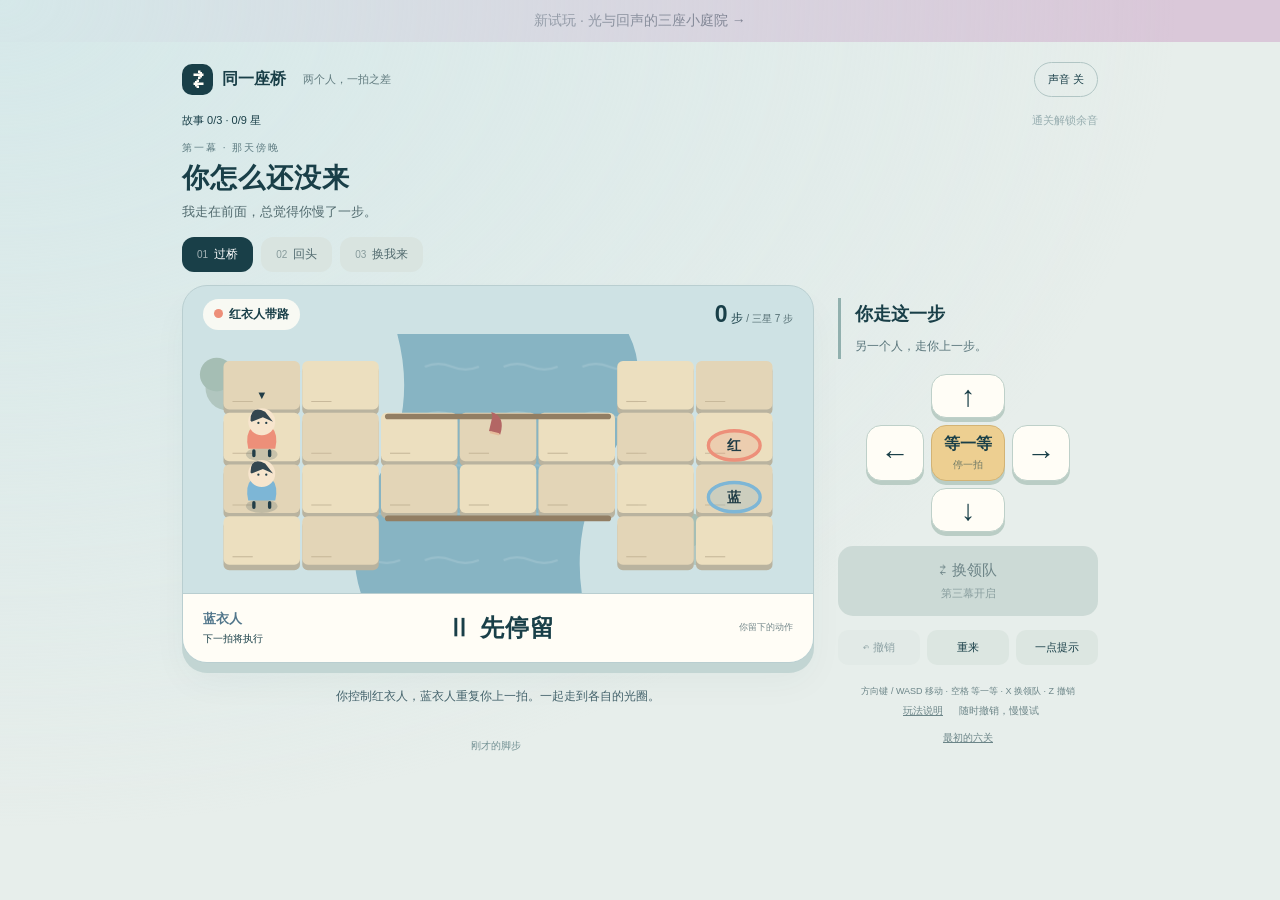
<file: index.html>
<!doctype html><html lang="zh-CN"><head><meta charset="UTF-8"><meta name="viewport" content="width=device-width, initial-scale=1, viewport-fit=cover"><meta name="theme-color" content="#cbdfe6"><title>同一座桥 · 两个人，一拍之差</title><link rel="stylesheet" href="style.css"></head><body><a href="courtyard/" style="display:block;text-align:center;background:#dac8d9;padding:12px;color:#4b475f;text-decoration:none;font-size:14px">新试玩 · 光与回声的三座小庭院 →</a>
<main><header><a href="./" class="brand"><span class="brand-icon">⇄</span> 同一座桥<small>两个人，一拍之差</small></a><button id="sound" aria-pressed="false">声音 关</button></header>
<div class="journey"><span id="progress"></span><button id="challenge">余音挑战 →</button></div><section class="heading"><div id="chapter"></div><h1 id="title"></h1><p id="voice"></p></section>
<nav id="chapters" aria-label="三个章节"></nav>
<div class="play-layout"><div class="scene-column"><section class="stage" aria-label="桥面游戏"><div class="stage-top"><span id="leader"></span><span id="score"></span></div><svg id="board" viewBox="0 35 560 230" role="img" aria-label="同一座桥上的两个人与目标光圈"></svg><div class="queue"><div class="queue-label"><span id="echoWho"></span><span>下一拍将执行</span></div><strong id="echo"></strong><span class="echo-tag">你留下的动作</span></div></section>
<p id="message" role="status" aria-live="polite"></p>
<div id="trail" aria-label="最近的操作"></div></div><div class="action-column"><div class="howto"><b>你走这一步</b><span>另一个人，走你上一步。</span></div><div class="controls"><div class="dpad" aria-label="移动"><button data-action="U" aria-label="向上">↑</button><button data-action="L" aria-label="向左">←</button><button data-action="W" aria-label="等一等">等一等<span>停一拍</span></button><button data-action="R" aria-label="向右">→</button><button data-action="D" aria-label="向下">↓</button></div><div class="side"><button id="swap" data-action="X">⇄ 换领队<small id="swapNote"></small></button><div class="utilities"><button id="undo">↶ 撤销</button><button id="reset">重来</button><button id="hint">一点提示</button></div></div></div>
<footer>方向键 / WASD 移动 · 空格 等一等 · X 换领队 · Z 撤销<br><button id="rules">玩法说明</button><span id="best"></span><a class="classic-link" href="classic/">最初的六关</a></footer></div></div>
</main>
<dialog id="modal"><div id="modalContent"></div></dialog>
<script src="engine.js"></script><script src="levels.js"></script><script src="app.js"></script></body></html>
</file>
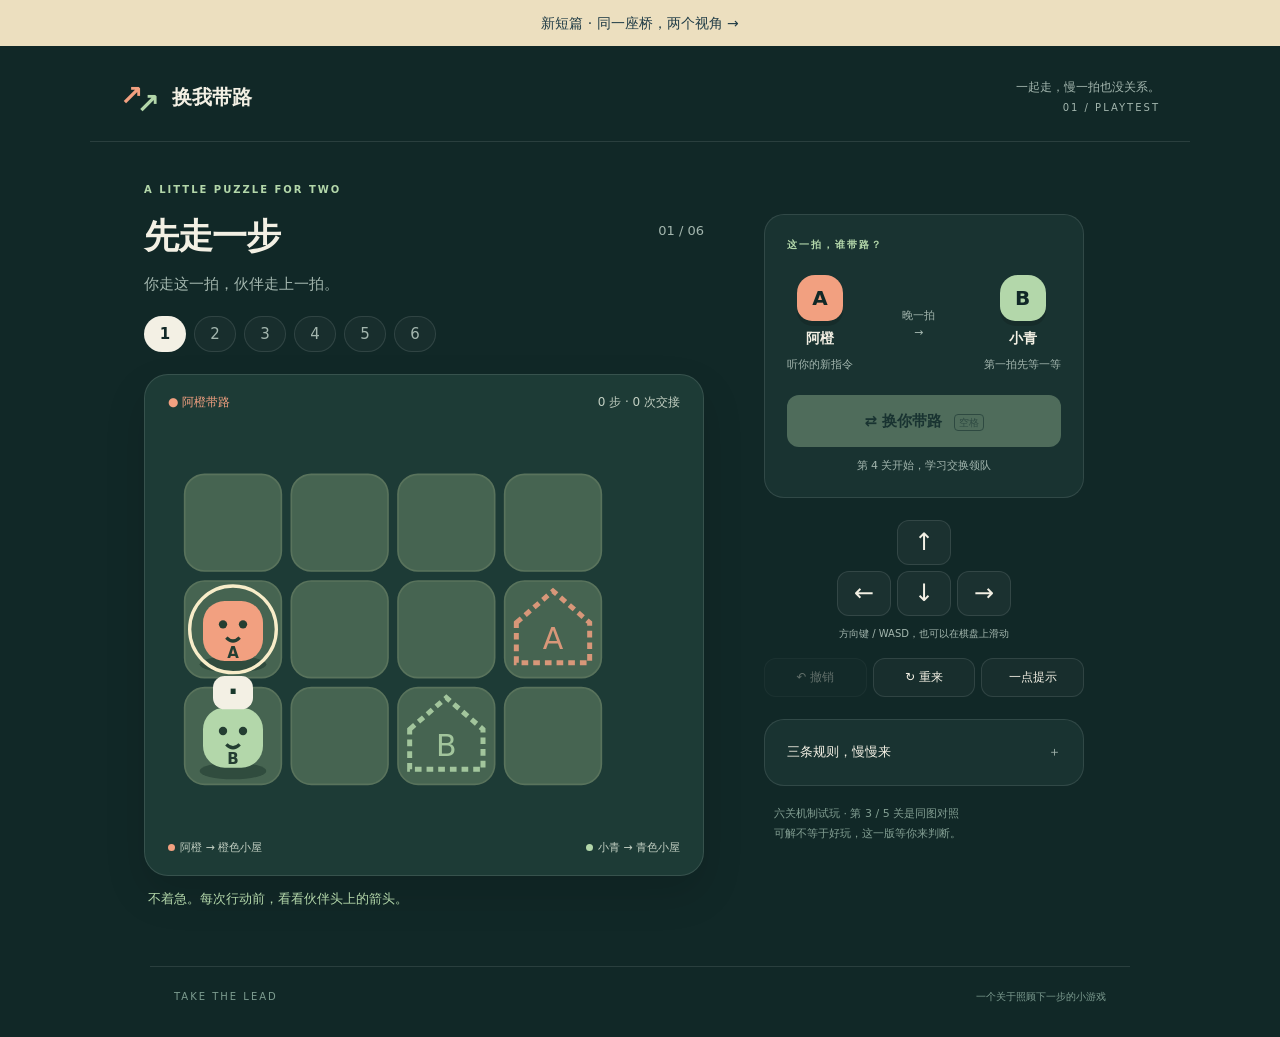
<file: classic/index.html>
<!doctype html><html lang="zh-CN"><head><meta charset="UTF-8"><meta name="viewport" content="width=device-width,initial-scale=1"><meta name="theme-color" content="#112827"><title>换我带路 · 六关试玩</title><link rel="stylesheet" href="style.css"></head><body><a href="../index.html" style="display:block;text-align:center;padding:12px;background:#ecdfbf;color:#213d47;text-decoration:none;font-size:14px">新短篇 · 同一座桥，两个视角 →</a>
<header><a class="brand" href="./"><span class="logo">↗<i>↗</i></span> 换我带路</a><span class="edition">一起走，慢一拍也没关系。<b>01 / PLAYTEST</b></span></header>
<main><section class="play"><div class="eyebrow">A LITTLE PUZZLE FOR TWO</div><div class="title-row"><h1 id="title"></h1><span id="counter"></span></div><p id="subtitle"></p><nav id="levels" aria-label="选择关卡"></nav>
<div class="board-shell"><div class="board-top"><span id="leader"></span><span id="steps"></span></div><div id="board" role="img" aria-label="游戏地图"></div><div class="board-bottom"><span><i class="dot coral"></i>阿橙 → 橙色小屋</span><span><i class="dot mint"></i>小青 → 青色小屋</span></div></div>
<div id="status" role="status" aria-live="polite"></div>
<div id="win" hidden><div><span class="eyebrow">HOME, TOGETHER</span><h2>两个人，都到家了。</h2><p id="result"></p></div><button id="next" class="primary">下一段路 →</button><div id="feedback" hidden><p>换领队的感觉怎么样？只保存在这台浏览器。</p><div class="feedback-buttons"><button data-feel="有意思，想再玩">有意思，想再玩</button><button data-feel="规则有点绕">规则有点绕</button><button data-feel="还没感到乐趣">还没感到乐趣</button></div><small id="saved"></small></div></div>
</section><aside><div class="card direction-card"><div class="eyebrow">这一拍，谁带路？</div><div class="duo"><div><span class="avatar coral">A</span><strong id="lead-name"></strong><small>听你的新指令</small></div><span class="beat">晚一拍<br>→</span><div><span id="follow-avatar" class="avatar mint">B</span><strong id="follow-name"></strong><small id="pending"></small></div></div><button id="swap" class="primary">⇄ 换你带路 <kbd>空格</kbd></button><p id="swap-note"></p></div>
<div class="control-card"><div class="dpad"><button data-dir="U" aria-label="向上">↑</button><button data-dir="L" aria-label="向左">←</button><button data-dir="D" aria-label="向下">↓</button><button data-dir="R" aria-label="向右">→</button></div><p>方向键 / WASD，也可以在棋盘上滑动</p><div class="tools"><button id="undo">↶ 撤销 <kbd>Z</kbd></button><button id="reset">↻ 重来 <kbd>R</kbd></button><button id="hint">一点提示</button></div></div>
<details class="card" id="rules"><summary>三条规则，慢慢来 <span>＋</span></summary><ol><li>领队走你刚按的方向，同伴走上一拍的方向。头上的箭头就是预告。</li><li>碰墙会停住，但这一拍照常推进。两人不能挤进同一格，也不能迎面穿过彼此。</li><li>第 4 关起，两人相邻即可交接。交接不移动，旧箭头转给新的跟随者。各自到家，才一起过关。</li></ol><p>家不会把角色锁住。只要继续走，先到家的人也会离开。撤销不受限制。</p></details>
<p class="experiment">六关机制试玩 · 第 3 / 5 关是同图对照<br>可解不等于好玩，这一版等你来判断。</p></aside></main><footer>TAKE THE LEAD <span>一个关于照顾下一步的小游戏</span></footer>
<script src="engine.js"></script><script src="levels.js"></script><script src="app.js"></script></body></html>
</file>
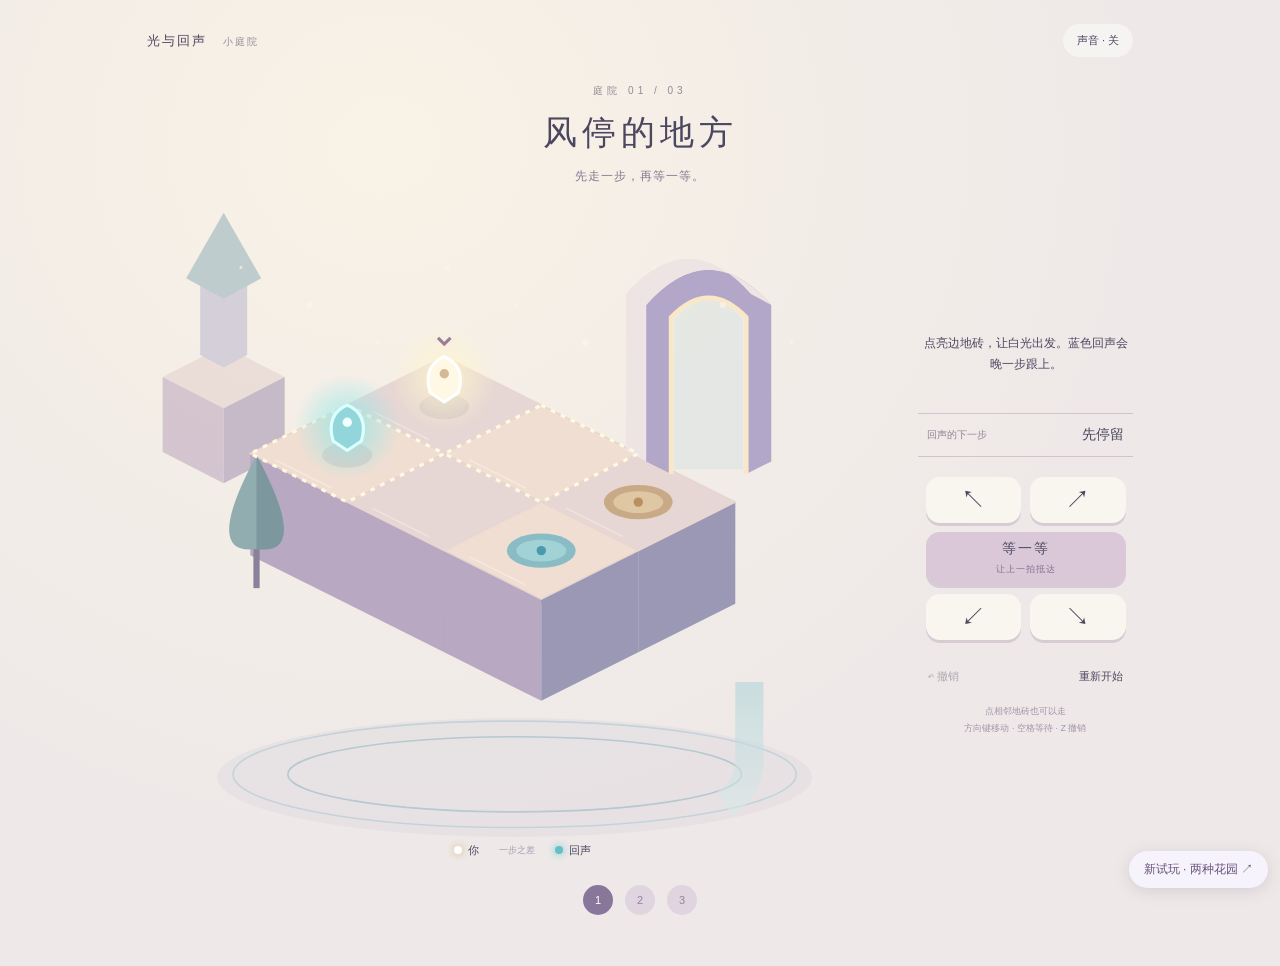
<file: courtyard/index.html>
<!doctype html><html lang="zh-CN"><head><meta charset="utf-8"><meta name="viewport" content="width=device-width,initial-scale=1,viewport-fit=cover"><meta name="theme-color" content="#eee9e8"><title>光与回声 · 三座小庭院</title><link rel="stylesheet" href="style.css"></head><body><a href="../garden/" style="position:fixed;bottom:12px;right:12px;z-index:50;background:#f7f3fc;color:#655078;padding:10px 15px;border-radius:24px;font:12px sans-serif;text-decoration:none;box-shadow:0 3px 16px #76618c33">新试玩 · 两种花园 ↗</a><main><header><a href="../">光与回声 <span>小庭院</span></a><button id="sound" aria-pressed="false">声音 · 关</button></header><section class="intro"><div id="chapter"></div><h1 id="title"></h1><p id="subtitle"></p></section><div class="game"><section class="scene"><svg id="world" viewBox="100 80 480 430" aria-label="可以点击白光旁边地砖移动的悬浮庭院"></svg><div class="legend"><span><i class="white"></i>你</span><span class="connector">一步之差</span><span><i class="blue"></i>回声</span></div></section><aside><p id="message" role="status" aria-live="polite"></p><div class="echo"><span>回声的下一步</span><b id="pending">先停留</b></div><div class="pad"><button data-d="L" aria-label="向左上走">↖</button><button data-d="U" aria-label="向右上走">↗</button><button data-d="W" class="wait">等一等<small>让上一拍抵达</small></button><button data-d="D" aria-label="向左下走">↙</button><button data-d="R" aria-label="向右下走">↘</button></div><div class="tools"><button id="undo">↶ 撤销</button><button id="restart">重新开始</button></div><p class="help">点相邻地砖也可以走<br>方向键移动 · 空格等待 · Z 撤销</p></aside></div><nav id="chapters"></nav><div id="ending" hidden><span class="eyebrow">这一刻，刚刚好</span><h2 id="endTitle"></h2><p id="endText"></p><button id="next"></button><button id="again">再走一遍</button></div></main><script src="engine.js"></script><script src="app.js"></script></body></html>
</file>
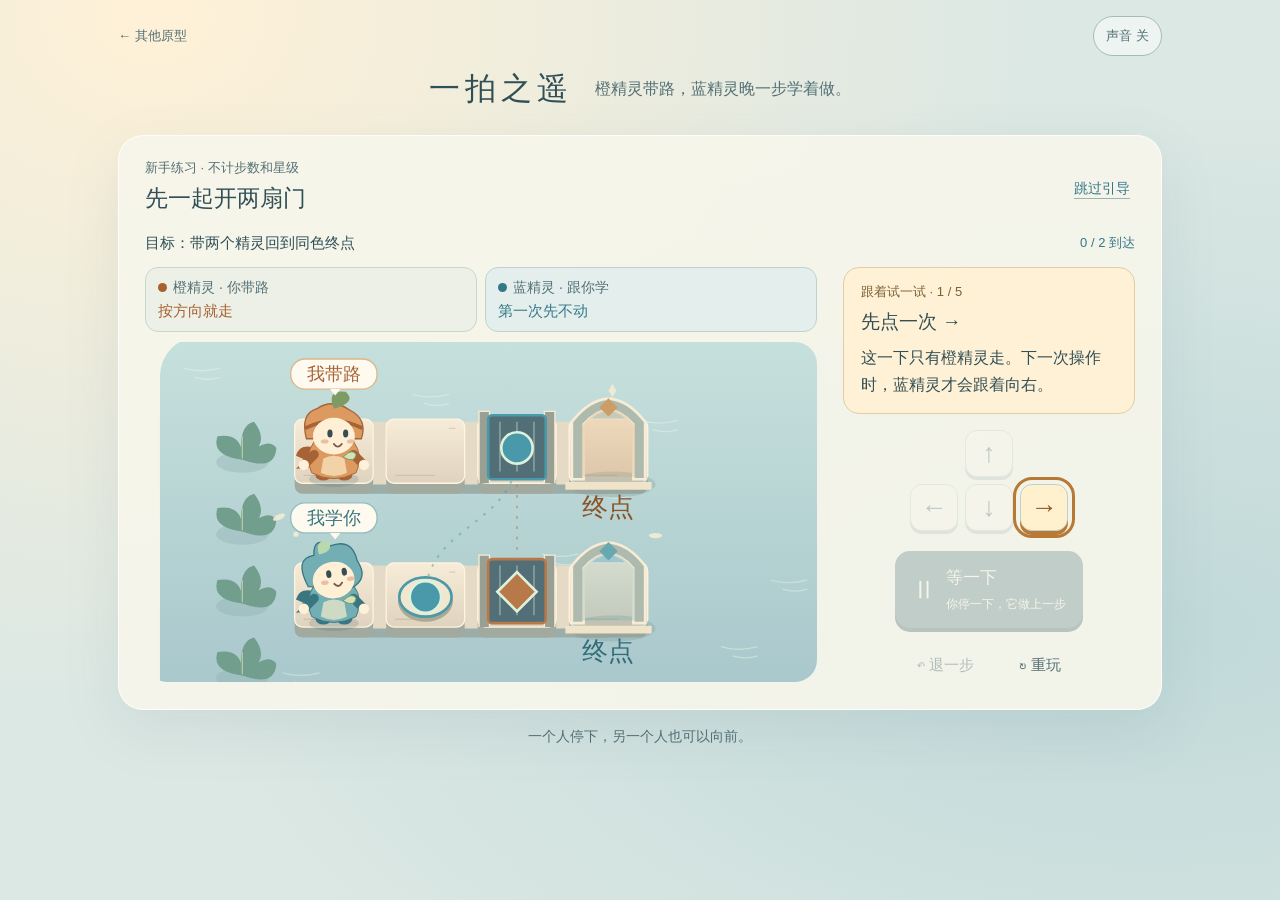
<file: duet/index.html>
<!doctype html>
<html lang="zh-CN">
<head>
  <meta charset="utf-8"><meta name="viewport" content="width=device-width,initial-scale=1">
  <meta name="theme-color" content="#dce8e4">
  <title>一拍之遥 · 你走一步，它晚一步</title><link rel="stylesheet" href="style.css?v=7.1">
</head>
<body><main>
  <header><a href="../courtyard/">← 其他原型</a><b id="star-total">0 / 33 星</b><button id="sound" aria-pressed="false">声音 关</button></header>
  <div class="intro"><h1>一拍之遥</h1><p>你控制橙灯，蓝灯重复你上一次的操作。</p></div>
  <div class="learn-entry"><button id="learn-start">新手练习 · 跟着试 5 下</button><button id="levels-toggle" aria-expanded="false" aria-controls="selection">选关 ⌄</button></div>
  <div id="selection" hidden><div class="chapters" aria-label="选择章节"><button data-chapter="1">初遇 <small>1—7</small></button><button data-chapter="2">默契 <small>8—11</small></button></div><nav id="levels" aria-label="选择房间"></nav></div>
  <section class="stage">
    <div class="room"><div><span id="chapter"></span><h2 id="name"></h2></div><div class="move-count"><strong id="count">0 步</strong><span id="remaining"></span></div><button id="learn-skip" class="text-button" hidden>跳过引导</button></div>
    <div class="objective"><span>目标：把两盏灯送到<strong>同色终点</strong></span><b id="arrivals">0 / 2 到达</b></div>
    <div class="challenge" aria-label="步数与星级目标">
      <div class="challenge-heading"><span id="optimal"></span><span id="best"></span></div>
      <div id="beat-track" class="beat-track" aria-hidden="true"></div>
      <div class="star-targets"><span id="target-three"></span><span id="target-two"></span><span id="target-one"></span></div>
    </div>
    <div class="queue" aria-label="两盏灯分别怎么走"><div id="role-orange"><span><i class="orange"></i>橙灯 · 你来控制</span><b id="current">按方向就走</b></div><div id="role-blue"><span><i class="blue"></i>蓝灯 · 慢一步</span><b id="pending">第一次先不动</b></div></div>
    <div class="world-wrap">
      <svg id="world" viewBox="0 25 560 405" role="img" aria-label="橙灯与蓝灯各自走向同色终点的地图"></svg>
      <div id="ending" hidden><span id="result-label">一起到家</span><div id="end-stars" class="result-stars"></div><h2 id="end-title">两盏灯都到家了</h2><p id="end-score"></p><p id="endtext"></p><button id="recover" hidden>退一步，再想想</button><button id="next">下一关 →</button><button id="replay">再试一次</button></div>
    </div>
    <div id="legend" class="legend" hidden><span>实线光环 · 正在照看</span><span>余 1 拍 · 还能通过一次行动</span></div>
    <div class="guidance" aria-live="polite" aria-atomic="true"><div id="learn-progress" hidden></div><h3 id="learn-title" hidden></h3><p id="message"></p></div>
    <div class="controls"><div class="pad"><button data-d="U" aria-label="向上">↑</button><button data-d="L" aria-label="向左">←</button><button data-d="D" aria-label="向下">↓</button><button data-d="R" aria-label="向右">→</button></div><button data-d="W" class="wait">Ⅱ <span>等一下<small>橙灯停，蓝灯做上一步</small></span></button></div>
    <div class="tools"><button id="undo">↶ 退一步</button><button id="hint" aria-expanded="false" aria-controls="hint-panel">看提示</button><button id="restart">↻ 重玩</button></div>
    <aside id="hint-panel" class="hint-panel" hidden aria-label="逐层提示"><div class="hint-heading"><span id="hint-label">想一想</span><button id="hint-close" aria-label="收起提示">×</button></div><p id="hint-text" aria-live="polite"></p><button id="hint-more">再给一点线索</button></aside>
  </section>
  <details><summary>操作、机关与星级说明</summary><p><strong>怎么走：</strong>方向键或 WASD 控制橙灯；蓝灯做的是你上一次的操作。「等一下」让橙灯不动，蓝灯照常做上一步。空格也能等待，Z 可以退一步。虚线圈预告蓝灯下次的位置。</p><p><strong>怎么过关：</strong>两盏灯各自进入同色终点。先到的会留在那里，继续按按钮也不会离开；你可以继续给另一盏灯传方向。</p><p><strong>怎么开门：</strong>地上机关和栅门的颜色、形状相同，连线表示对应关系。普通机关踩住就开门，离开后再开一步。常开机关踩过一次就够；双灯机关两个都踩过才开门，不用同时站住。</p><p><strong>碰墙怎么办：</strong>位置停住，按下的方向仍会传给蓝灯。这也可以用来配合。</p><p><strong>怎么拿星：</strong>最优步数通关获三星，多 1–2 步获二星，多 3–4 步获一星。按一次方向或等待算一步，碰墙也算。步数用完可以退一步或重玩；看提示不扣星，没有倒计时。</p><p>星级和最佳步数保存在当前浏览器。引导不计分，旧版完成记录保留。想再体验引导，可点上方「跟着试 5 下」。</p></details>
  <footer>一个人停下，另一个人也可以向前。</footer>
</main><script src="engine.js?v=7.1"></script><script src="challenge.js?v=7.1"></script><script src="learn.js?v=7.1"></script><script src="copy.js?v=7.1"></script><script src="spirits.js?v=7.1"></script><script src="art.js?v=7.1"></script><script src="app.js?v=7.1"></script></body></html>
</file>
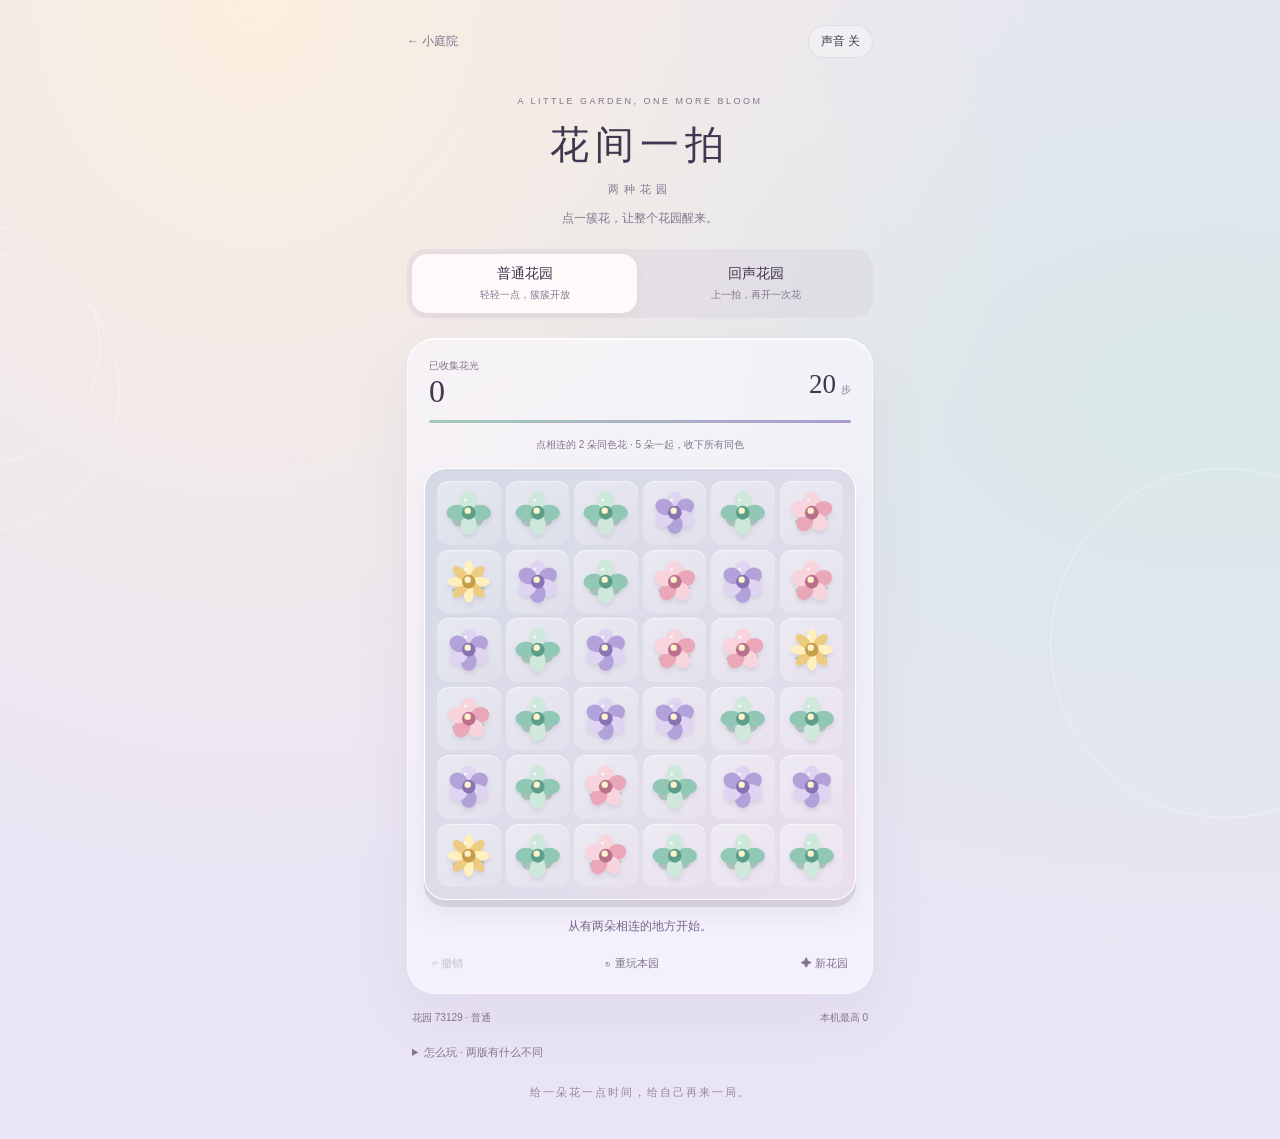
<file: garden/index.html>
<!doctype html><html lang="zh-CN"><head><meta charset="UTF-8"><meta name="viewport" content="width=device-width,initial-scale=1,viewport-fit=cover"><meta name="theme-color" content="#e9e5f4"><title>花间一拍 · 两种花园</title><link rel="stylesheet" href="style.css"></head><body>
<div class="scenery" aria-hidden="true"><i></i><i></i><i></i></div>
<main><header><a href="../courtyard/" class="back">← 小庭院</a><button id="sound" class="quiet" aria-pressed="false">声音 关</button></header>
<div class="title"><span class="eyebrow">A LITTLE GARDEN, ONE MORE BLOOM</span><h1>花间一拍<span>两种花园</span></h1><p>点一簇花，让整个花园醒来。</p></div>
<nav aria-label="试玩版本"><button data-mode="classic" class="selected">普通花园<small>轻轻一点，簇簇开放</small></button><button data-mode="echo">回声花园<small>上一拍，再开一次花</small></button></nav>
<section class="game" aria-label="花园消除"><div class="stats"><div><span>已收集花光</span><strong id="score">0</strong></div><div class="steps"><strong id="moves">20</strong><span>步</span></div><div class="progress"><i id="progress"></i></div></div>
<div class="instruction" id="instruction">点相连的 2 朵同色花 · 5 朵一起，收下所有同色</div>
<div class="garden-frame"><div class="board" id="board" role="group" aria-label="六乘六花圃"></div><div id="float" aria-hidden="true"></div><div class="finished" id="finished" hidden><span class="eyebrow">YOUR GARDEN IN BLOOM</span><h2>这一园，盛开了。</h2><p id="result"></p><button id="other" class="primary">同一花园，试试另一版</button><button id="again" class="secondary">再种一园</button><p class="note">两版得分分开记，更重要的是哪版让你想再来。</p></div></div>
<div class="feedback" id="feedback" role="status" aria-live="polite">从有两朵相连的地方开始。</div><div class="toolbar"><button id="undo">↶ 撤销</button><button id="restart">↻ 重玩本园</button><button id="new">✦ 新花园</button></div></section>
<footer><span id="seed"></span><span id="best"></span></footer><details><summary>怎么玩 · 两版有什么不同</summary><p>上下左右相连的同色花，至少 2 朵才能收集。一次连到 5 朵，会收集全园同色花。每次有效点击用 1 步，共 20 步；点单朵不扣步。</p><p>回声版：从第二次有效点击起，上一拍的位置会在本次补花后，额外收集十字范围的花。虚线圈提前显示范围，中心小月亮标出来源。最后一步也会执行上一拍回声，但不再储存下一拍。切换版本会用相同种子从头开始；后续花圃随你的操作不同而变化。</p><p>撤销不受次数限制。成绩只保存在这台浏览器，不上传数据。</p></details><p class="signature">给一朵花一点时间，给自己再来一局。</p></main>
<script src="engine.js"></script><script src="app.js"></script></body></html>
</file>
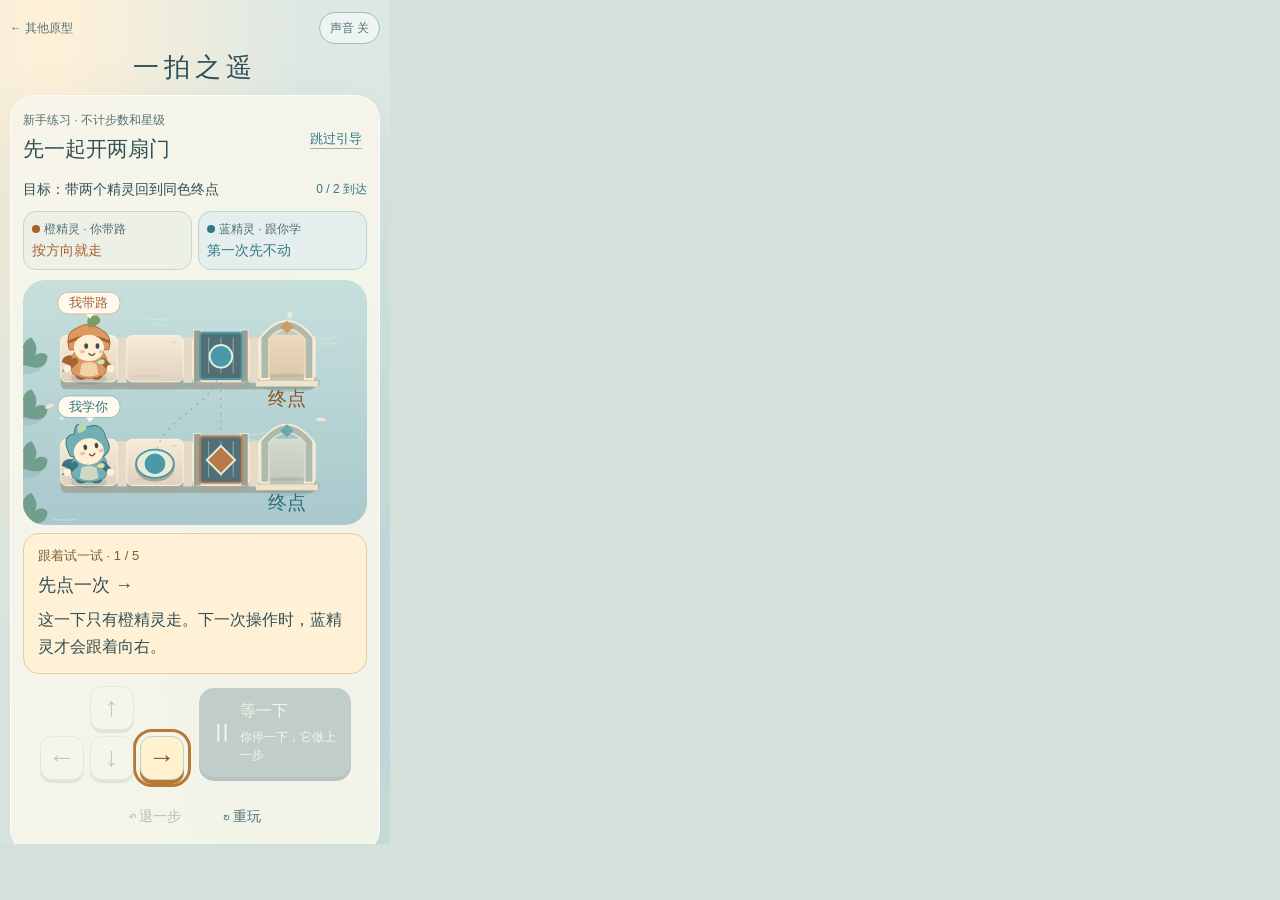
<file: tests/duet-learn-mobile.html>
<!doctype html><html lang="zh-CN"><head><meta charset="utf-8"><title>Duet onboarding mobile QA</title></head><body style="margin:0;background:#d5dfdc"><iframe title="一拍之遥手机布局" style="border:0;height:844px"></iframe><script>const q=new URLSearchParams(location.search),f=document.querySelector('iframe');f.style.width=(q.get('w')==='320'?320:390)+'px';f.src='../duet/?room='+(q.get('room')||1)+'&learn='+(q.get('learn')||1);</script></body></html>
</file>
<file: style.css>
:root{--sky:#cbdfe6;--ink:#213d47;--water:#244954;--stone:#ecdfbf;--red:#ed8f79;--blue:#7db6d6;--paper:#f3f4eb}*{box-sizing:border-box}body{margin:0;background:var(--sky);color:var(--ink);font-family:-apple-system,BlinkMacSystemFont,'PingFang SC',sans-serif;min-height:100svh}body:before{content:'';position:fixed;inset:0;pointer-events:none;background:radial-gradient(ellipse at 20% 0%,#f2eee4aa,transparent 60%)}main{position:relative;max-width:640px;margin:auto;padding:18px 28px 24px}button,a{-webkit-tap-highlight-color:transparent}button{font:inherit;color:inherit;cursor:pointer;border:0;touch-action:manipulation}button:focus-visible,a:focus-visible{outline:3px solid #296f85;outline-offset:4px}button:disabled{opacity:.44;cursor:default}header{display:flex;justify-content:space-between;align-items:center;font-size:12px;letter-spacing:2px}header a{color:inherit;text-decoration:none}header button{background:transparent;font-size:11px}.heading{text-align:center;margin-top:25px}#chapter{font-size:11px;letter-spacing:4px;opacity:.65}h1{font-family:'Songti SC','STSong',serif;font-weight:600;font-size:34px;margin:10px 0 8px;letter-spacing:3px}#voice{font-size:13px;margin:0;line-height:1.7;min-height:23px}nav{display:flex;justify-content:center;gap:9px;margin:18px 0}nav button{width:30px;height:6px;background:#213d4725;border-radius:4px;font-size:0;padding:0}nav button.active{background:var(--ink)}nav button.done{background:#69897c}.stage{background:#d6e7e9;border-radius:24px;overflow:hidden;box-shadow:0 12px 35px #24495413;position:relative}.stage-top{display:flex;justify-content:space-between;padding:16px 20px 0;font-size:12px;position:relative;z-index:1}#leader b{display:inline-block;width:9px;height:9px;border-radius:50%;margin-right:6px}#score{font-variant-numeric:tabular-nums}#board{display:block;width:100%;height:auto;margin:-4px 0 -2px;overflow:visible}.queue{display:flex;align-items:center;justify-content:center;gap:9px;background:#f3f4ebcf;padding:12px 6px;font-size:11px}.queue strong{font-size:15px;min-width:60px}#echoWho{opacity:.6}#message{font-size:12px;line-height:1.6;text-align:center;min-height:39px;margin:12px 0 4px}.controls{display:flex;justify-content:center;align-items:center;gap:25px}.dpad{display:grid;grid-template-columns:58px 73px 58px;grid-template-rows:45px 55px 45px;gap:6px}.dpad button{background:#f3f4eb;border-radius:15px;box-shadow:0 3px 0 #a4b9bd;font-size:26px;transition:transform .08s,background .15s}.dpad button:active,.dpad button.pressed{transform:translateY(3px);box-shadow:none;background:#fff}.dpad [data-action=U]{grid-area:1/2}.dpad [data-action=L]{grid-area:2/1}.dpad [data-action=W]{grid-area:2/2;font-size:14px;font-weight:600;background:var(--stone)}.dpad [data-action=W] span{display:block;font-size:9px;opacity:.6;margin-top:3px;font-weight:400}.dpad [data-action=R]{grid-area:2/3}.dpad [data-action=D]{grid-area:3/2}.side{width:154px}#swap{width:100%;border-radius:18px;background:var(--ink);color:#f3f4eb;padding:15px 8px;font-size:15px;box-shadow:0 3px 0 #18313a}#swap small{display:block;font-size:10px;margin-top:6px;font-weight:400;opacity:.7}.utilities{display:flex;justify-content:space-between;gap:3px;margin-top:14px;flex-wrap:wrap}.utilities button{font-size:11px;padding:7px 3px;background:transparent}.utilities #hint{width:100%;font-size:11px;padding:7px}footer{text-align:center;font-size:9px;line-height:1.8;opacity:.65;margin-top:17px}footer button{background:transparent;font-size:10px;text-decoration:underline;margin-right:10px}#best{font-size:10px}.person{transition:transform 180ms cubic-bezier(.2,.8,.2,1)}.shadow{opacity:.18}.goal{animation:breath 2.8s ease-in-out infinite}.ripple{animation:water 6s ease-in-out infinite}.spark{animation:breath 1.5s ease-in-out infinite}.bump{animation:bump .2s}.stage.arrived{box-shadow:0 0 0 3px #f7e6a1,0 12px 35px #24495413}dialog{border:0;border-radius:26px;background:var(--paper);color:var(--ink);padding:30px;max-width:390px;width:calc(100% - 32px);box-shadow:0 25px 100px #16323d50}dialog::backdrop{background:#213d4766;backdrop-filter:blur(5px)}dialog h2{font-family:'Songti SC',serif;font-size:25px;line-height:1.5;margin:10px 0}dialog p{font-size:13px;line-height:1.9}dialog .eyebrow{font-size:10px;letter-spacing:3px}dialog .stars{font-size:28px;color:#b48843;letter-spacing:8px;margin:15px 0}dialog button{width:100%;background:var(--ink);color:var(--paper);border-radius:13px;padding:13px;margin-top:10px}dialog button.secondary{background:#e2e6df;color:var(--ink)}.postscript{padding-top:13px;border-top:1px solid #213d4720;opacity:.72}.legend{font-size:12px}@keyframes breath{50%{opacity:.45}}@keyframes water{50%{transform:translateX(12px)}}@keyframes bump{50%{transform:translateX(3px)}}@media(max-width:480px){main{padding:14px 16px 18px}.heading{margin-top:20px}h1{font-size:29px}nav{margin:14px 0}.controls{gap:18px}.side{width:124px}.dpad{grid-template-columns:48px 65px 48px;grid-template-rows:40px 52px 40px;gap:5px}.stage-top{padding:13px 14px 0}.queue{gap:6px;font-size:10px}.queue strong{font-size:14px}#message{font-size:11px;min-height:36px;margin-top:10px}footer{margin-top:12px;font-size:8px}}@media(prefers-reduced-motion:reduce){*,*:before{animation:none!important;transition:none!important}}
/* Public edition: the board and the next beat are the visual anchors. */
:root{--sky:#e7eeeb;--ink:#193f48;--paper:#fffdf6;--red:#d46e59;--blue:#397f9b}body{background:var(--sky)}body:before{background:radial-gradient(ellipse at 0 0,#d5e8e9,transparent 65%)}main{max-width:1080px;padding:25px 32px 32px}header{font-size:16px;letter-spacing:0}header .brand{display:flex;align-items:center;gap:9px;font-weight:700}.brand-icon{display:grid;place-items:center;width:31px;height:31px;border-radius:10px;background:var(--ink);color:var(--paper);font-size:24px}.brand small{font-size:11px;font-weight:400;color:#617b7f;margin-left:8px}header button{border:1px solid #b1c5c4;border-radius:20px;padding:9px 13px;font-size:11px}.journey{display:flex;align-items:center;justify-content:space-between;margin-top:20px;font-size:11px}.journey button{background:transparent;padding:8px 0;color:#335c65;font-size:11px}.heading{text-align:left;margin-top:18px}#chapter{font-size:10px;letter-spacing:2px}h1{font-size:30px;margin:8px 0;letter-spacing:1px}#voice{font-size:13px;color:#526b6f}nav{justify-content:flex-start;gap:8px;margin:20px 0}nav button{width:auto;height:auto;padding:9px 15px;font-size:12px;border-radius:12px;background:#d9e4e0;color:#526b6f}nav button span{font-size:10px;opacity:.6;margin-right:6px}nav button.active{background:var(--ink);color:white}nav button.done:not(.active){background:#c9dfd3;color:#365f4b}.play-layout{display:grid;grid-template-columns:minmax(0,1fr) 280px;gap:30px;align-items:center}.stage{background:#cee2e4;border:1px solid #b9ced0;border-radius:25px;box-shadow:0 10px 0 #c2d5d3,0 20px 35px #2547540a}.stage-top{padding:18px 20px 4px;align-items:center}#leader{background:#fffdf6dd;border-radius:20px;padding:7px 11px;font-size:12px;font-weight:600}#score b{font-size:23px;font-weight:600}#score span{font-size:10px;color:#546e73}#board{margin:-9px 0 -14px}.queue{background:var(--paper);justify-content:space-between;padding:16px 20px;border-top:1px solid #b9ced0}.queue-label{display:flex;flex-direction:column;gap:4px;font-size:10px}.queue-label #echoWho{font-size:13px;font-weight:700;opacity:1;filter:brightness(.65)}.queue strong{font-size:24px;min-width:90px;letter-spacing:1px}.echo-tag{font-size:9px;color:#73878a}.howto{border-left:3px solid #91b0ae;padding-left:14px;margin:0 0 24px;line-height:1.8}.howto b{display:block;font-size:18px}.howto span{font-size:12px;color:#58747a}.controls{flex-direction:column;gap:19px}.dpad{grid-template-columns:66px 82px 66px;grid-template-rows:52px 64px 52px;gap:7px}.dpad button{border:1px solid #bed0c9;box-shadow:0 4px 0 #bacdc5;font-size:29px;background:#fffdf6}.dpad [data-action=W]{font-size:16px;background:#edcf91;border-color:#d2b375}.dpad [data-action=W] span{font-size:10px}.side{width:100%}#swap{padding:15px 8px;border-radius:15px}#swap:disabled{background:#c6d5d1;color:#506b70;box-shadow:none;opacity:.8}#swap small{font-size:11px}.utilities{flex-wrap:nowrap;justify-content:center;margin-top:14px;gap:7px}.utilities button,.utilities #hint{width:auto;flex:1;font-size:11px;padding:10px 4px;background:#dce6e1;border-radius:10px}.utilities button:hover{background:#cbded5}#message{font-size:12px;margin:23px 8px 5px;min-height:40px;line-height:1.7;color:#44636c}#trail{min-height:31px;display:flex;justify-content:center;align-items:center;gap:6px;font-size:10px;color:#729093}#trail>span{margin-right:5px}.footstep{display:grid;place-items:center;width:25px;height:25px;border-radius:8px;background:#d9e4de;color:#44636c;font-size:15px}footer{font-size:9px;line-height:2;margin-top:17px;opacity:1;color:#6c8588}footer button{font-size:10px;color:inherit}.classic-link{display:block;font-size:10px;color:#6c8588;margin-top:6px}dialog{padding:28px;background:var(--paper)}dialog .text-button{background:transparent;color:#617b7f;font-size:11px;margin-top:3px;padding:8px}dialog .stars{margin:12px 0}dialog .secondary{background:#dce8df}dialog h2{font-size:23px}dialog p{font-size:12px}.person .mark{font-size:10px}.crown{display:none!important}
@media(max-width:740px){main{max-width:480px;padding:16px 17px 22px}.brand small{display:none}header .brand{font-size:14px}header button{padding:7px 10px}.journey{margin-top:11px}.heading{margin-top:10px}h1{font-size:26px;margin:5px 0}#voice{font-size:11px}#chapter{font-size:9px}nav{margin:13px 0;gap:7px}nav button{flex:1;text-align:center;padding:8px 3px;font-size:11px;min-height:35px}.play-layout{display:flex;flex-direction:column;gap:8px;align-items:stretch}.stage-top{padding:10px 12px 6px}#leader{font-size:10px;padding:6px 8px}#score b{font-size:18px}#score span{font-size:9px}.stage{border-radius:20px;box-shadow:0 6px 0 #c2d5d3}.queue{padding:10px 13px}.queue strong{font-size:21px}.queue-label #echoWho{font-size:11px}.queue-label{font-size:9px}.echo-tag{font-size:8px}#board{margin:-17px 0 -22px}#message{font-size:11px;line-height:1.6;margin:15px 2px 3px;min-height:36px}#trail{min-height:26px;font-size:9px}.footstep{width:22px;height:22px;font-size:13px}.action-column{padding-top:7px}.howto{display:none}.controls{flex-direction:row;gap:16px;align-items:center}.dpad{grid-template-columns:48px 62px 48px;grid-template-rows:39px 52px 39px;gap:5px}.dpad button{font-size:25px;border-radius:13px}.dpad [data-action=W]{font-size:13px}.dpad [data-action=W] span{font-size:9px}.side{flex:1;max-width:150px}#swap{font-size:13px;padding:13px 5px}#swap small{font-size:9px;line-height:1.5}.utilities{flex-wrap:wrap;gap:5px;margin-top:10px}.utilities button{flex:1;font-size:10px;padding:8px 2px}.utilities #hint{flex-basis:100%;font-size:10px;padding:8px}footer{font-size:8px;margin-top:12px}.classic-link{display:inline;margin-left:9px;font-size:9px}footer button,#best{font-size:9px}}
@media(max-width:350px){main{padding-left:10px;padding-right:10px}.controls{gap:10px}.echo-tag{display:none}h1{font-size:24px}.dpad{grid-template-columns:43px 58px 43px}}
#board{margin:0;overflow:hidden}@media(min-width:741px){main{max-width:980px;padding-top:20px}.journey{margin-top:8px}.heading{margin-top:5px}h1{font-size:27px;margin:5px 0}nav{margin:13px 0}.play-layout{gap:24px;grid-template-columns:minmax(0,1fr) 260px}.stage-top{padding-top:13px}.howto{margin-bottom:15px}.dpad{grid-template-columns:58px 74px 58px;grid-template-rows:44px 56px 44px}.controls{gap:14px}}
</file>
<file: classic/style.css>
:root{--bg:#112827;--panel:#193331;--ink:#f3f0e4;--muted:#a3b6ae;--coral:#f2a080;--mint:#b3d7aa;--line:#ffffff1b}*{box-sizing:border-box}body{margin:0;background:var(--bg);color:var(--ink);font:15px/1.6 system-ui,-apple-system,'PingFang SC',sans-serif}button,a{-webkit-tap-highlight-color:transparent}button{font:inherit;cursor:pointer;border:1px solid var(--line);border-radius:12px;background:#ffffff08;color:var(--ink);transition:background .18s,transform .18s}button:hover{background:#ffffff16}button:active{transform:scale(.97)}button:disabled{opacity:.35;cursor:default}button:focus-visible,summary:focus-visible,a:focus-visible{outline:3px solid #ffeab4;outline-offset:4px}header{max-width:1100px;margin:auto;padding:28px 30px 22px;border-bottom:1px solid var(--line);display:flex;align-items:center;justify-content:space-between}.brand{color:var(--ink);text-decoration:none;font-size:20px;font-weight:700;display:flex;align-items:center;gap:12px}.logo{color:var(--coral);font-size:28px;position:relative;width:40px}.logo i{color:var(--mint);font-style:normal;margin-left:-7px;position:relative;top:8px}.edition{font-size:12px;color:var(--muted)}.edition b{display:block;text-align:right;font-size:10px;letter-spacing:2px;margin-top:3px;font-weight:400}main{max-width:1040px;margin:40px auto;display:grid;grid-template-columns:minmax(300px,560px) 320px;gap:60px;padding:0 24px}.eyebrow{font-size:10px;letter-spacing:2px;color:var(--mint);font-weight:600}.title-row{display:flex;justify-content:space-between;align-items:center}h1{font-size:35px;letter-spacing:-1px;margin:10px 0 0;font-weight:600}#counter{color:var(--muted);font-size:13px}#subtitle{color:var(--muted);margin:8px 0 20px;min-height:24px}nav{display:flex;gap:8px;margin-bottom:22px}nav button{width:42px;height:36px;border-radius:40px;color:var(--muted)}nav button.active{background:var(--ink);color:var(--bg);font-weight:700}nav button.done:not(.active){border-color:var(--mint);color:var(--mint)}.board-shell{background:#1d3b36;border:1px solid #a3b6ae30;border-radius:24px;padding:18px;box-shadow:0 18px 40px #0002}.board-top,.board-bottom{display:flex;justify-content:space-between;align-items:center;font-size:12px;color:#c3d0c3}.board-top{padding:0 5px 14px}.board-bottom{padding:13px 5px 0;gap:10px;font-size:11px}#board{aspect-ratio:1.15;max-height:400px;touch-action:none;user-select:none}svg{width:100%;height:100%;display:block}.dot{display:inline-block;width:7px;height:7px;border-radius:50%;margin-right:5px}.coral{background:var(--coral)}.mint{background:var(--mint)}#status{color:var(--mint);min-height:50px;padding:13px 4px 0;font-size:13px}aside{padding-top:32px}.card{border:1px solid var(--line);border-radius:20px;padding:22px;background:var(--panel)}.duo{display:flex;justify-content:space-between;align-items:center;margin:22px 0}.duo>div{display:flex;align-items:center;flex-direction:column;gap:6px}.avatar{width:46px;height:46px;border-radius:18px 18px 15px 15px;color:var(--bg);display:grid;place-items:center;font-weight:800;font-size:20px;box-shadow:0 5px 0 #0002}.duo strong{font-size:14px}.duo small{font-size:11px;color:var(--muted)}.beat{font-size:11px;color:var(--muted);text-align:center}.primary{background:var(--mint);color:#193331;border-color:transparent;font-weight:650;padding:13px 20px}.primary:hover{background:#cbe6c3}#swap{width:100%}kbd{font:10px system-ui;border:1px solid currentColor;opacity:.6;padding:2px 4px;border-radius:4px;margin-left:6px}#swap-note{font-size:11px;color:var(--muted);text-align:center;margin:10px 0 0;min-height:18px}.control-card{padding:22px 0}.dpad{display:grid;grid-template-columns:repeat(3,54px);gap:6px;justify-content:center}.dpad button{height:45px;font-size:24px;background:#ffffff0b}.dpad button:first-child{grid-column:2}.dpad button:nth-child(2){grid-column:1}.control-card>p{text-align:center;color:var(--muted);font-size:10px}.tools{display:flex;gap:6px;margin-top:16px}.tools button{flex:1;padding:9px 2px;font-size:12px}.tools kbd{display:none}summary{cursor:pointer;font-size:13px;list-style:none}summary span{float:right;color:var(--muted)}details ol{padding-left:18px;font-size:12px;color:var(--muted)}details li{margin:10px 0}details p{color:var(--muted);font-size:11px}.experiment{font-size:11px;line-height:1.8;color:#839f93;margin:18px 10px}#win{border:1px solid #b3d7aa66;background:#244139;padding:24px;border-radius:20px;margin-top:8px}#win[hidden]{display:none}#win h2{font-size:22px;margin:6px 0}#result{font-size:13px;color:var(--muted)}#feedback p{font-size:12px}.feedback-buttons{display:flex;flex-wrap:wrap;gap:7px}.feedback-buttons button{padding:8px;font-size:11px}.feedback-buttons .selected{background:var(--mint);color:var(--bg)}#saved{display:block;color:var(--mint);margin-top:10px}footer{max-width:980px;margin:0 auto;padding:22px 24px 32px;border-top:1px solid var(--line);font-size:10px;letter-spacing:2px;color:#7d9c90;display:flex;justify-content:space-between}footer span{letter-spacing:0}.token{transition:transform .18s ease}.home-mark{opacity:.85}@media(max-width:760px){header{padding:16px 20px}.edition{font-size:10px}.edition b{display:none}.brand{font-size:17px}main{display:block;margin:22px auto;padding:0 18px;max-width:500px}h1{font-size:28px}#subtitle{font-size:12px;margin-bottom:12px}nav{margin-bottom:14px}nav button{height:30px;width:36px}.board-shell{padding:12px;border-radius:20px}#board{max-height:310px}.board-bottom{font-size:10px}#status{min-height:42px;padding-top:10px}aside{padding-top:4px}.direction-card{padding:14px 18px}.duo{margin:12px 0}.avatar{width:32px;height:32px;font-size:14px;border-radius:12px}.duo small{font-size:10px}.duo>div{flex-direction:row;flex-wrap:wrap;max-width:105px;gap:4px}.duo small{width:100%}.beat{font-size:10px}#swap{padding:10px}.control-card{padding:18px 0}.dpad{grid-template-columns:repeat(3,62px)}.dpad button{height:43px}.experiment{margin-bottom:24px}footer{font-size:8px;padding:18px}#win{padding:18px}.card#rules{padding:16px}kbd{display:none}}@media(prefers-reduced-motion:reduce){*{transition:none!important}}
@media(max-width:760px){body{padding-bottom:150px}#board{max-height:250px}.direction-card .duo{display:none}.direction-card>.eyebrow{display:none}.direction-card{padding:10px 14px}.control-card{position:fixed;bottom:0;left:0;right:0;padding:10px 20px max(10px,env(safe-area-inset-bottom));background:#112827f5;backdrop-filter:blur(12px);border-top:1px solid #ffffff20;z-index:10}.dpad{display:flex;gap:8px}.dpad button{width:56px}.tools{max-width:350px;margin:7px auto 0}.control-card>p{display:none}}
</file>
<file: courtyard/style.css>
*{box-sizing:border-box}body{margin:0;color:#4b475f;background:#eee9e8;font-family:-apple-system,BlinkMacSystemFont,'PingFang SC',sans-serif;background-image:radial-gradient(ellipse at 30% 15%,#f9f2e6,transparent 60%);min-height:100svh}button,a{-webkit-tap-highlight-color:transparent}button{cursor:pointer;font:inherit;color:inherit;border:0;touch-action:manipulation}button:focus-visible,a:focus-visible{outline:3px solid #8b84af;outline-offset:4px}button:disabled{opacity:.4;cursor:default}main{max-width:1050px;margin:auto;padding:24px 32px;position:relative}header{display:flex;justify-content:space-between;align-items:center;font-size:13px}header a{text-decoration:none;color:inherit;letter-spacing:2px}header span{color:#938d9c;font-size:10px;margin-left:10px}header button{background:#ffffff70;border-radius:20px;padding:9px 14px;font-size:11px}.intro{text-align:center;margin:27px 0 0}#chapter{font-size:10px;letter-spacing:4px;color:#9a8597}h1{font-family:'Songti SC','STSong',serif;font-weight:500;font-size:34px;letter-spacing:5px;margin:12px 0}#subtitle{font-size:12px;color:#817a8e;letter-spacing:1px}.game{display:grid;grid-template-columns:minmax(0,1fr) 215px;align-items:center;gap:20px}.scene{position:relative}svg{width:100%;display:block;overflow:visible}.legend{display:flex;justify-content:center;align-items:center;gap:20px;font-size:11px;margin-top:-27px}.legend span{display:flex;align-items:center;gap:6px}.legend i{height:8px;width:8px;display:inline-block;border-radius:50%}.white{background:#fff;box-shadow:0 0 8px #cfaf77}.blue{background:#63bfc9;box-shadow:0 0 8px #63bfc9}.legend .connector{font-size:9px;color:#a49aae}aside{text-align:center;padding-top:24px}#message{font-size:12px;line-height:1.8;min-height:65px;margin:0 0 15px}.echo{display:flex;justify-content:space-between;align-items:center;padding:12px 9px;border-top:1px solid #cfc5d1;border-bottom:1px solid #cfc5d1;margin-bottom:20px}.echo span{font-size:10px;color:#938399}.echo b{font-weight:500;font-size:14px}.pad{display:grid;grid-template-columns:1fr 1fr;gap:9px;max-width:200px;margin:auto}.pad button{height:46px;background:#f9f5ef;border-radius:14px;box-shadow:0 3px 0 #d7ccd4;font-size:25px;transition:transform .1s,background .1s}.pad button:active{transform:translateY(3px);box-shadow:none}.pad .wait{grid-column:1/3;background:#dac8d9;font-size:14px;height:53px;letter-spacing:2px}.wait small{display:block;font-size:9px;letter-spacing:1px;margin-top:5px;color:#85718c}.tools{display:flex;justify-content:space-between;margin-top:19px}.tools button{background:none;font-size:11px;padding:10px}.help{font-size:9px;color:#a094a8;line-height:1.9;margin-top:9px}nav{display:flex;justify-content:center;gap:12px;margin:27px 0}nav button{border-radius:50%;width:30px;height:30px;background:#dfd4e0;color:#96839d;font-size:11px}nav button.current{background:#88779b;color:white}.orb{transition:transform 240ms cubic-bezier(.2,.8,.25,1)}.halo{animation:breathe 2.5s infinite}.water{animation:breathe 5s infinite}.tile-hit{cursor:pointer}.tile-hit:hover{filter:brightness(1.08)}.next-tile{stroke:#fff9df;stroke-width:2;stroke-dasharray:3 4;animation:breathe 2s infinite}.gate{transition:opacity .35s,transform .4s}.seed{transition:fill .4s}.spark{animation:spark 2.8s infinite ease-in-out}.awake{animation:bloom 900ms ease-out}.scene.success{filter:drop-shadow(0 0 20px #f5d9ac80)}#ending{position:absolute;left:50%;top:210px;transform:translateX(-50%);width:330px;max-width:90%;padding:27px;text-align:center;border:1px solid #ffffffd0;border-radius:25px;background:#fcf9f2ed;box-shadow:0 25px 100px #61567530;backdrop-filter:blur(12px);z-index:5}#ending h2{font:24px 'Songti SC',serif;line-height:1.6;margin:12px 0}#ending p{font-size:12px;line-height:1.8;color:#8a7f91}.eyebrow{font-size:9px;letter-spacing:3px;color:#a38a9d}#next{display:block;width:100%;padding:14px;margin-top:22px;background:#877496;color:#fff;border-radius:14px;font-size:13px}#again{background:none;font-size:10px;padding:15px 0 0;color:#97899b}@keyframes breathe{50%{opacity:.45}}@keyframes spark{50%{transform:translateY(-9px);opacity:.4}}@keyframes bloom{from{filter:brightness(1)}50%{filter:brightness(1.35)}to{filter:brightness(1)}}@media(max-width:700px){main{padding:17px 18px;max-width:470px}.intro{margin-top:22px}h1{font-size:27px;margin:10px 0}#subtitle{font-size:10px}.game{display:block}.scene{margin:0 -20px}svg{margin-top:-22px;margin-bottom:-30px}.legend{margin-top:0;gap:17px}aside{padding:18px 12px 0;display:grid;grid-template-columns:1fr 150px;column-gap:18px;align-items:center}#message{font-size:11px;text-align:left;min-height:40px;margin:0;grid-column:1}.echo{grid-column:1;padding:10px 0;margin:7px 0 0;gap:5px}.echo span{font-size:9px}.echo b{font-size:12px}.pad{grid-column:2;grid-row:1/4;width:150px;gap:6px}.pad button{height:34px;border-radius:10px;font-size:21px}.pad .wait{height:46px;font-size:12px}.wait small{font-size:8px}.tools{grid-column:1;margin:6px -7px 0}.tools button{font-size:10px;padding:8px}.help{grid-column:1/3;font-size:8px;margin:18px 0 0}nav{margin:17px 0 6px}#ending{top:190px}}@media(prefers-reduced-motion:reduce){*{animation:none!important;transition:none!important}}
#world path,#world circle,#world ellipse{pointer-events:none}#world .orb{pointer-events:none}
</file>
<file: duet/style.css>
:root{--bg:#dce8e4;--paper:#f8f7ee;--ink:#304f57;--muted:#536f75;--orange:#a7602e;--blue:#347888;--line:#b8cac3;--gold:#8c682e;font-family:-apple-system,BlinkMacSystemFont,"PingFang SC","Microsoft Yahei",sans-serif;color:var(--ink);font-size:16px;font-synthesis:none}
*{box-sizing:border-box}[hidden]{display:none!important}body{margin:0;min-height:100svh;background:radial-gradient(ellipse at 12% 2%,#fff1d7,transparent 55%),radial-gradient(ellipse at 90% 70%,#c0d9d9,transparent 60%),var(--bg)}main{max-width:680px;margin:auto;padding:18px 20px 24px}button,a,summary{-webkit-tap-highlight-color:transparent}button{font:inherit;color:inherit;cursor:pointer;touch-action:manipulation}button:disabled{cursor:default}button:focus-visible,a:focus-visible,summary:focus-visible{outline:3px solid var(--orange);outline-offset:4px}a{color:inherit;text-decoration:none}header{display:flex;align-items:center;justify-content:space-between;gap:12px;font-size:13px;color:var(--muted)}header button{border:1px solid #a5bcb5;border-radius:20px;background:#fff8;min-height:40px;padding:7px 12px}#star-total{font-weight:500;color:var(--gold);font-variant-numeric:tabular-nums}.intro{text-align:center;margin:14px 0 7px}h1{font:32px "Songti SC","Noto Serif SC",serif;letter-spacing:5px;margin:7px 0}.intro p{font-size:16px;line-height:1.6;margin:7px 0;color:var(--muted)}.learn-entry{text-align:center;margin:5px 0 14px}.learn-entry button,.text-button{border:0;background:none;color:var(--blue);font-size:14px;padding:9px 5px;text-decoration:underline;text-decoration-color:#97b6b3;text-underline-offset:5px}.chapters{display:flex;justify-content:center;gap:5px;margin:0 auto 10px;width:max-content;padding:4px;border:1px solid #a4bbb566;border-radius:25px;background:#ecf0e8}.chapters button{border:0;border-radius:20px;padding:9px 20px;background:none;color:var(--muted);font-size:15px}.chapters small{font-size:13px;margin-left:5px}.chapters button.active{color:var(--paper);background:#567780}nav{display:flex;justify-content:center;flex-wrap:wrap;gap:7px;margin:0 0 15px}nav button{border:1px solid #9fb7b8;background:#f4f5ed77;color:var(--muted);border-radius:14px;padding:8px 12px;font-size:14px;min-width:70px;min-height:48px}nav button.active{background:#526f7a;color:#fff9eb;border-color:transparent}.nav-stars{display:block;font-size:12px;letter-spacing:2px;margin-top:3px;color:var(--gold)}nav button.active .nav-stars{color:#f0dfaf}.done{color:#699278}.stage{padding:20px;border-radius:25px;border:1px solid #fffc;background:#f7f6ebe8;box-shadow:0 20px 55px #647f8720}.room{display:flex;justify-content:space-between;gap:12px;align-items:center}.room #chapter{font-size:13px;color:var(--muted)}h2{font-size:22px;font-weight:600;line-height:1.4;margin:5px 0}.move-count{text-align:right;flex-shrink:0;font-variant-numeric:tabular-nums}.move-count strong{display:block;font-size:23px;font-weight:500}.move-count .low{color:#a3602b}.move-count span{display:block;font-size:13px;margin-top:4px;color:var(--muted)}.objective{display:flex;justify-content:space-between;align-items:center;gap:10px;padding:12px 0;font-size:15px;line-height:1.6}.objective strong{font-weight:650}.objective>b{font-size:13px;color:var(--blue);font-weight:500;white-space:nowrap}.challenge{border-top:1px solid #a4bbb566;border-bottom:1px solid #a4bbb566;padding:10px 0;margin-bottom:12px;font-size:14px}.challenge-heading{display:flex;justify-content:space-between;align-items:center;gap:10px;color:var(--muted)}#optimal{font-weight:600}#best{font-size:13px;text-align:right;color:var(--gold)}.beat-track{display:flex;gap:4px;margin:10px 0;height:5px}.beat-track i{flex:1;background:#cfdbd2;border-radius:2px;transition:background .18s}.beat-track i.used{background:#608d93}.beat-track i.extra.used{background:#c39b60}.beat-track i.milestone{margin-right:5px}.star-targets{display:flex;justify-content:space-between;gap:8px;color:var(--gold);font-size:13px;font-variant-numeric:tabular-nums}.star-targets .missed{color:#7f8d86;text-decoration:line-through}.queue{display:grid;grid-template-columns:1fr 1fr;gap:8px;margin:0 0 10px}.queue>div{border:1px solid #c8d6cd;border-radius:13px;padding:10px 12px;background:#edf0e7;min-width:0;transition:background .16s,box-shadow .16s}.queue #role-blue{background:#e4efed;border-color:#bed3d0}.queue span{display:block;font-size:14px;line-height:1.4;color:var(--muted)}.queue b{display:block;font-size:16px;font-weight:600;margin-top:4px}.queue #role-orange b{color:var(--orange)}.queue #role-blue b{color:var(--blue)}.queue i{display:inline-block;width:9px;height:9px;border-radius:50%;margin-right:6px}.orange{background:var(--orange)}.blue{background:var(--blue)}.queue #role-orange.acting{background:#ffe6bf;box-shadow:0 0 0 2px #c48b53 inset}.queue #role-blue.acting{background:#c8e7e3;box-shadow:0 0 0 2px #659ca3 inset}.world-wrap{position:relative;border-radius:22px;overflow:hidden}#world{display:block;width:100%;height:auto}.actor{transition:transform .21s ease-out}.gate{transition:opacity .25s}.ghost{stroke-dasharray:4 4;animation:breathe 2s infinite}.lantern{animation:sway 3s ease-in-out infinite;transform-origin:0 -25px}#actor1 .lantern{animation-delay:-1.2s}.circuit-wire.wire-on{stroke-width:2.6;opacity:.85;stroke-dasharray:4 5}.hint-focus .plate-art,.hint-focus .stop-wall{filter:drop-shadow(0 0 6px #fff4b6)}.legend{display:flex;justify-content:center;gap:7px;flex-wrap:wrap;margin:8px 0 10px}.circuit-status{display:inline-block;padding:5px 10px;background:#e3eadf;border-radius:12px;color:var(--muted);font-size:13px;line-height:1.5}.circuit-status.grace{color:#8f571d;background:#ffedc4;box-shadow:inset 0 0 0 1px #dfc99c}.guidance{margin:10px 0 14px}#message{font-size:16px;line-height:1.7;margin:0;color:var(--ink);min-height:54px}#message.insight{color:#8b5e31;background:#fbedce;border-radius:12px;padding:10px}.controls{display:flex;align-items:center;justify-content:center;gap:22px}.pad{display:grid;grid-template-columns:repeat(3,48px);gap:7px}.pad button{height:47px;border:1px solid #c2d1c8;border-radius:12px;background:#fcf9ef;font-size:27px;box-shadow:0 3px #b3c5c1;color:#486b76}.pad button:first-child{grid-column:2}.pad button:nth-child(2){grid-column:1}.controls button:active:not(:disabled){transform:translateY(2px);box-shadow:none}.controls button:disabled{opacity:.45}.wait{display:flex;align-items:center;gap:10px;border:0;border-radius:15px;background:#527783;color:#fffced;padding:15px 17px;font-size:24px;box-shadow:0 4px #365964;min-height:77px}.wait span{font-size:17px;text-align:left;font-weight:600}.wait small{display:block;font-size:12px;line-height:1.5;margin-top:6px;font-weight:400;max-width:125px}.tools{display:flex;justify-content:space-between;gap:7px;margin-top:15px}.tools button{background:none;border:0;font-size:15px;min-height:44px;padding:8px 10px;color:var(--muted)}.tools button:disabled{opacity:.4}.hint-panel{padding:16px;background:#fcf3df;border:1px solid #d9ceb4;border-radius:15px;margin-top:10px}.hint-heading{display:flex;align-items:center;justify-content:space-between;color:#856135;font-size:14px}.hint-heading button{font-size:25px;border:0;background:none;min-width:40px;min-height:40px}.hint-panel p{font-size:16px;line-height:1.8;margin:8px 0 12px}.hint-panel #hint-more{font-size:14px;padding:10px 13px;border:1px solid #aebfb8;background:#f5f8f1;border-radius:20px;min-height:44px}details{margin:20px 4px;color:var(--muted);font-size:15px;line-height:1.8}summary{cursor:pointer;padding:10px 0}details p{margin:10px 0}footer{font-size:14px;text-align:center;color:var(--muted);line-height:1.8;margin:20px 0 6px}
#ending{position:absolute;inset:4px;z-index:2;display:flex;flex-direction:column;align-items:center;justify-content:center;padding:16px;border:1px solid white;border-radius:21px;background:#f1f5ebf5;backdrop-filter:blur(8px);text-align:center;box-shadow:0 10px 35px #607d8533}#result-label{font-size:13px;color:var(--gold)}#ending h2{font-size:23px;margin:8px 0 3px}#ending .result-stars{display:flex;gap:8px;font-size:33px;line-height:1.2;margin:8px 0 0;color:#9bafa2}.result-stars .lit-star{color:#ac803a;text-shadow:0 2px 0 #fff7da;animation:star-arrive .35s both}.result-stars span:nth-child(2){animation-delay:.12s}.result-stars span:nth-child(3){animation-delay:.24s}#ending p{font-size:15px;line-height:1.6;margin:7px 0}#ending #end-score{color:var(--gold);font-size:15px}#ending #endtext{max-width:380px;color:var(--muted);margin-bottom:12px}#ending button{border:0;border-radius:22px;background:#527783;color:#fffced;font-size:16px;min-height:44px;padding:10px 18px;margin:3px}#ending #replay{background:none;color:var(--muted);font-size:14px}#ending.chase #next{order:2;background:none;color:var(--muted)}#ending.chase #replay{background:#527783;color:#fffced;font-size:16px}.world-wrap.has-result{min-height:340px}
.learning .chapters,.learning #levels,.learning .learn-entry,.learning .challenge,.learning .move-count,.learning #star-total,.learning details{display:none}.learning .intro{margin-bottom:18px}.learning .room h2{font-size:23px}.learning .room .text-button{flex-shrink:0;font-size:14px}.learning .guidance{padding:15px 17px;background:#fff1d5;border:1px solid #e1cea7;border-radius:16px}.learning #learn-progress{color:#7e6036;font-size:13px}.learning #learn-title{font-size:19px;margin:7px 0;line-height:1.5}.learning #message{min-height:0}.learning .tools{justify-content:center;gap:25px}.learning .controls button.suggested{outline:3px solid #b87935;outline-offset:4px;box-shadow:0 4px #b87935}.learning .controls .pad button.suggested{background:#fff0ce;color:#915b28}.learning .controls .wait.suggested{background:#426e7b}.learning .controls button:disabled{opacity:.3}.learning .world-wrap.has-result{min-height:310px}
@keyframes breathe{50%{opacity:.45}}@keyframes sway{50%{transform:rotate(3deg)}}@keyframes star-arrive{from{opacity:0;transform:translateY(6px) scale(.8)}to{opacity:1;transform:none}}
@media(min-width:960px){main{max-width:1100px;padding:16px 28px}.intro{display:flex;align-items:center;justify-content:center;gap:22px;margin:8px 0 3px}.intro h1{font-size:31px}.learn-entry{margin:0 0 8px}.stage{display:grid;grid-template-columns:minmax(0,1fr) 292px;grid-template-areas:"room room" "goal goal" "score score" "queue help" "world help" "world controls" "world tools" "legend hint";column-gap:26px;padding:22px 26px}.room{grid-area:room}.objective{grid-area:goal}.challenge{grid-area:score}.queue{grid-area:queue}.world-wrap{grid-area:world;align-self:start}.legend{grid-area:legend;align-self:start}.guidance{grid-area:help;align-self:center;margin:10px 0 16px}.controls{grid-area:controls;flex-direction:column;gap:20px;align-self:center}.tools{grid-area:tools;align-self:start;justify-content:center}.hint-panel{grid-area:hint;align-self:start;margin:0}.stage #world{max-height:410px}.learning .stage{grid-template-areas:"room room" "goal goal" "queue help" "world help" "world controls" "world tools"}.learning .guidance{align-self:start;margin-top:0}.learning .stage #world{max-height:340px}.learning .world-wrap.has-result{min-height:340px}details{margin:14px 5px}footer{margin:14px 0}}
@media(max-width:440px){main{padding:12px 10px 20px}header{font-size:12px;gap:7px}.intro h1{font-size:28px}.intro p{font-size:15px}.stage{padding:14px 12px}.room h2{font-size:20px}.room #chapter{font-size:12px}.move-count strong{font-size:20px}.move-count span{font-size:12px}.objective{font-size:14px;gap:6px}.objective>b{font-size:12px}.queue{gap:6px}.queue>div{padding:9px 8px}.queue span{font-size:13px}.queue b{font-size:15px}.queue i{width:8px;height:8px;margin-right:4px}.controls{gap:15px}.pad{grid-template-columns:repeat(3,43px);gap:6px}.pad button{height:44px}.wait{padding:13px 11px;gap:6px}.wait span{font-size:16px}.wait small{max-width:100px;font-size:12px}.tools{gap:0}.tools button{font-size:14px;padding:8px}.star-targets{font-size:12px;gap:5px}.challenge-heading{font-size:14px}#best{font-size:12px}.learning .intro{margin-bottom:12px}.learning .room h2{font-size:21px}.learning .room #chapter{font-size:12px}.learning .guidance{padding:13px 14px}.learning #learn-title{font-size:18px}.learning #message{font-size:16px}.learning .room{gap:5px}.learning .room .text-button{font-size:13px}.learning .world-wrap.has-result{min-height:330px}#ending{padding:14px 12px}#ending h2{font-size:20px}#ending #end-score{font-size:14px}#ending #endtext{font-size:15px}}
@media(max-width:350px){main{padding:10px 8px 18px}.stage{padding:12px 10px}.room h2{font-size:19px}.move-count strong{font-size:18px}.objective{align-items:flex-start}.objective>span{max-width:200px}.objective>b{font-size:12px}.controls{gap:11px}.pad{grid-template-columns:repeat(3,40px)}.wait{padding:13px 9px;font-size:20px}.wait small{max-width:78px}.queue span{font-size:12px}.queue b{font-size:14px}.learning .room h2{font-size:20px}.learning .room #chapter{max-width:185px;display:block}.learning .room .text-button{font-size:12px}.learning #learn-title{font-size:17px}.learning .guidance{padding:12px}.learning .world-wrap.has-result{min-height:350px}}
@media(prefers-reduced-motion:reduce){*,*::before,*::after{animation:none!important;transition:none!important;scroll-behavior:auto!important}}
/* Room selection is secondary to playing; keep the board and controls together. */
.learn-entry{display:flex;align-items:center;justify-content:center;gap:24px}.learn-entry #levels-toggle{border:1px solid #a5bcb5;border-radius:18px;padding:8px 15px;text-decoration:none}#selection{padding:12px 12px 0;margin-bottom:14px;border:1px solid #b8cac3;border-radius:18px;background:#f2f5eb}.pad{grid-template-columns:repeat(3,48px)}
@media(min-width:960px){.stage{grid-template-areas:"room score" "goal score" "queue help" "world help" "world controls" "world tools" "legend hint"}.challenge{align-self:center;margin:0 0 15px}.stage #world{max-height:355px}.learning .stage{grid-template-areas:"room room" "goal goal" "queue help" "world help" "world controls" "world tools"}.intro{margin:5px 0 0}.learn-entry{margin:0 0 12px}}
@media(max-width:440px){.pad{grid-template-columns:repeat(3,44px)}.learn-entry{gap:18px;margin:4px 0 10px}.learn-entry button{font-size:13px}.learning .intro p{display:none}.learning .intro{margin:6px 0 10px}.learning .intro h1{font-size:26px;margin:3px 0}.learning header button{min-height:32px;padding:5px 10px}.learning .room #chapter{font-size:12px}.learning .objective{padding:10px 0}.learning .guidance{margin-top:8px;margin-bottom:12px}}
/* Teaching-room cast: seed hoods, tiny feet and a shared leaf brooch. */
.spirit{--turn:1;--look-x:0px;--look-y:0px;transition:transform .36s cubic-bezier(.2,.7,.25,1)}.spirit-turn{transform:scaleX(var(--turn))}.spirit-face{transform:translate(var(--look-x),var(--look-y));transition:transform .22s}.spirit-bob{animation:spirit-breathe 3s ease-in-out infinite;transform-origin:0 15px}.spirit-head{transform-origin:0 -12px;transition:transform .25s}.spirit-arm{transform-origin:15px 1px;transition:transform .3s}.spirit-arm.left{transform-origin:-15px 1px}.eyes-happy{display:none}.spirit[data-pose="watch"] .spirit-head,.spirit[data-pose="remember"] .spirit-head{transform:rotate(-9deg)}.spirit[data-pose="help"] .spirit-arm.right,.spirit[data-pose="invite"] .spirit-arm.right{transform:rotate(-105deg)}.spirit[data-pose="help"] .spirit-bubble{animation:spirit-notice .5s both}.spirit[data-pose="thanks"] .spirit-head{transform:rotate(10deg)}.spirit[data-pose="waiting"] .spirit-arm.right{animation:spirit-wave 2s ease-in-out infinite}.spirit[data-pose="waiting"] .spirit-head{transform:rotate(10deg)}.spirit.walking .spirit-bob{animation:spirit-step .38s ease-in-out}.spirit.walking .foot-left{animation:spirit-foot .19s alternate 2}.spirit.walking .foot-right{animation:spirit-foot .19s alternate-reverse 2}.spirit.walking .spirit-scarf{transform:rotate(12deg);transform-origin:-10px 0}.spirit[data-pose="joy"] .eyes-open{display:none}.spirit[data-pose="joy"] .eyes-happy{display:block}.spirit[data-pose="joy"] .spirit-arm.right{transform:rotate(-125deg)}.spirit[data-pose="joy"] .spirit-arm.left{transform:rotate(125deg)}.spirit[data-pose="joy"] .spirit-bob{animation:spirit-celebrate .6s ease-in-out 2}.learning .circuit-wire.wire-on{stroke-dasharray:5 7;animation:help-flow 1.2s linear infinite}.learning .gate{transition:opacity .4s}.learning .intro p{max-width:520px}.learning .queue span{font-size:14px}.learning .queue b{font-size:15px}
@keyframes spirit-breathe{50%{transform:translateY(-1px)}}@keyframes spirit-step{45%{transform:translateY(-10px) rotate(-5deg)}80%{transform:translateY(1px) scale(1.05,.95)}}@keyframes spirit-foot{to{transform:translateY(-4px)}}@keyframes spirit-wave{0%,100%{transform:rotate(-75deg)}40%,70%{transform:rotate(-110deg)}}@keyframes spirit-celebrate{40%{transform:translateY(-7px)}65%{transform:translateY(0) scale(1.06,.94)}}@keyframes spirit-notice{from{opacity:0;transform:translateY(4px)}to{opacity:1;transform:none}}@keyframes help-flow{to{stroke-dashoffset:-24}}
@media(max-width:440px){.learning .queue span{font-size:12px}.learning .queue b{font-size:14px}}
@media(prefers-reduced-motion:reduce){.spirit,.spirit *,.learning .circuit-wire{animation:none!important;transition:none!important}}
</file>
<file: garden/style.css>
:root{--ink:#403750;--muted:#81758e;--paper:#f7f3fc;--lavender:#9a83c4;--mint:#afd6c7;--pink:#e5a4b6;--gold:#eac575}*{box-sizing:border-box}body{margin:0;color:var(--ink);font-family:-apple-system,BlinkMacSystemFont,"PingFang SC",sans-serif;background:radial-gradient(ellipse at 20% 0%,#fbefdf 0,transparent 55%),radial-gradient(ellipse at 95% 35%,#d9e8e8 0,transparent 55%),#e9e5f4;min-height:100svh}button,a{-webkit-tap-highlight-color:transparent}button{font:inherit;color:inherit;cursor:pointer;touch-action:manipulation}button:focus-visible,a:focus-visible,summary:focus-visible{outline:3px solid #70609b;outline-offset:3px}button:disabled{opacity:.4;cursor:default}main{max-width:510px;margin:auto;padding:22px 22px 28px;position:relative}header{display:flex;justify-content:space-between;align-items:center;font-size:12px}.back{color:var(--muted);text-decoration:none}.quiet{border:1px solid #b5aac344;border-radius:20px;background:#ffffff55;padding:7px 12px}.title{text-align:center;margin:26px 0 22px}.eyebrow{font-size:9px;letter-spacing:2.5px;color:var(--muted)}h1{font-family:"Songti SC","STSong",serif;font-weight:500;font-size:39px;letter-spacing:6px;margin:10px 0}h1 span{display:block;font:11px -apple-system,sans-serif;letter-spacing:5px;margin-top:10px;color:var(--muted)}.title p{font-size:12px;color:var(--muted);margin:13px 0 0}nav{display:flex;gap:6px;background:#d4ccdf55;padding:5px;border-radius:19px;margin-bottom:20px}nav button{flex:1;border:0;background:none;padding:11px 5px;border-radius:15px;font-size:14px;transition:.2s}nav small{display:block;font-size:10px;margin-top:5px;color:var(--muted)}nav .selected{background:#fffaf9;box-shadow:0 3px 14px #71618212}.game{background:#faf8ff99;border:1px solid #fff9;border-radius:28px;padding:20px 16px 14px;box-shadow:0 22px 60px #75658f15,inset 0 1px #fff}.stats{position:relative;display:flex;justify-content:space-between;align-items:center;padding:0 5px 18px}.stats span{display:block;color:var(--muted);font-size:10px}.stats strong{font-family:Georgia,serif;font-weight:400;font-size:32px;font-variant-numeric:tabular-nums}.steps{display:flex;align-items:baseline;gap:5px}.steps strong{font-size:27px}.progress{position:absolute;height:3px;background:#e4dfec;bottom:5px;left:5px;right:5px;border-radius:4px;overflow:hidden}.progress i{display:block;height:100%;background:linear-gradient(90deg,#a3cbbc,#ae9bcd);transition:width .4s;width:100%}.instruction{font-size:10px;text-align:center;color:var(--muted);margin:10px -7px 16px;min-height:14px}.garden-frame{position:relative}.board{display:grid;grid-template-columns:repeat(6,1fr);gap:5px;padding:12px;background:linear-gradient(135deg,#d4d9e6,#e9dfee);border:1px solid #fff;border-radius:22px;box-shadow:0 7px 0 #bcb6ca77,0 14px 24px #897d9c20;isolation:isolate}.cell{position:relative;border:0;border-radius:12px;padding:0;aspect-ratio:1;background:linear-gradient(145deg,#ffffff66,#ffffff22);box-shadow:inset 0 1px 1px #fff9;transition:background .15s,transform .15s}.cell svg{width:100%;height:100%;overflow:visible;filter:drop-shadow(0 3px 2px #63597422);pointer-events:none}.cell:hover{background:#fff9}.cell:active{transform:scale(.88)}.cell.hint{background:#ffffffaa}.cell.pending:after{content:"";position:absolute;inset:1px;border:1.5px dashed #8064b9;border-radius:11px;pointer-events:none}.cell.origin:before{content:"☾";position:absolute;right:-1px;top:-8px;font-size:16px;color:#6d4ca5;z-index:3;text-shadow:0 1px #fff}.cell.pop{animation:pop .22s forwards}.cell.echo-pop{animation:echo .25s forwards}.cell.fall svg{animation:fall .3s cubic-bezier(.2,.7,.3,1.2)}.cell.no{animation:no .22s}.feedback{min-height:38px;padding:18px 0 5px;text-align:center;font-size:12px;color:#77638b}.toolbar{display:flex;justify-content:space-between;margin-top:8px}.toolbar button{background:transparent;border:0;padding:8px;font-size:11px;color:var(--muted)}footer{display:flex;justify-content:space-between;font-size:10px;color:var(--muted);padding:17px 5px}details{font-size:11px;color:var(--muted);line-height:1.9;padding:0 5px}summary{cursor:pointer}details p{margin:9px 0}.signature{font-family:"Songti SC",serif;color:#94869f;text-align:center;font-size:11px;letter-spacing:2px;margin-top:22px}.finished{position:absolute;inset:0;background:#f6f2f9f5;border:1px solid white;border-radius:22px;z-index:8;display:flex;flex-direction:column;align-items:center;justify-content:center;padding:20px;text-align:center;box-shadow:0 8px 30px #85728e22}.finished[hidden]{display:none}.finished h2{font-family:"Songti SC",serif;font-size:25px;font-weight:400;margin:15px 0 4px}.finished p{font-size:12px}.finished button{padding:12px 17px;border-radius:20px;margin-top:9px;border:0;font-size:12px}.primary{background:#786592;color:white}.secondary{background:#e7dfef}.finished .note{font-size:10px;line-height:1.6;color:var(--muted);max-width:230px}#float{position:absolute;inset:0;pointer-events:none;z-index:6;display:flex;align-items:center;justify-content:center;color:white;font:bold 34px Georgia;text-shadow:0 2px 8px #7b589e}.floating{animation:float .75s forwards}.scenery{position:fixed;inset:0;pointer-events:none;overflow:hidden}.scenery i{position:absolute;width:240px;height:240px;border:1px solid #fff6;border-radius:50%;left:-140px;top:25%}.scenery i:nth-child(2){left:auto;right:-120px;top:52%;width:350px;height:350px}.scenery i:nth-child(3){top:28%;left:-160px;width:280px;height:280px}@keyframes pop{to{transform:scale(1.4);opacity:0}}@keyframes echo{50%{background:#c9b0ed;box-shadow:0 0 15px #c7a0ef}to{transform:scale(.3);opacity:0}}@keyframes fall{from{transform:translateY(-16px);opacity:.4}to{transform:translateY(0);opacity:1}}@keyframes no{33%{transform:translateX(-3px)}66%{transform:translateX(3px)}}@keyframes float{0%{opacity:0;transform:translateY(10px) scale(.7)}25%{opacity:1;transform:translateY(0) scale(1)}100%{opacity:0;transform:translateY(-45px)}}@media(max-width:380px){main{padding:14px}.title{margin:17px 0}.game{padding:14px 10px}.board{gap:3px;padding:9px}h1{font-size:33px}.instruction{font-size:9px}}@media(min-width:800px){main{padding-top:25px}.title{margin-top:32px}}@media(prefers-reduced-motion:reduce){*,*:before,*:after{animation:none!important;transition:none!important}}
.cell{min-width:0;min-height:0;overflow:visible}.cell:disabled,nav button:disabled{opacity:1}.board{grid-template-columns:repeat(6,minmax(0,1fr))}.cell svg{display:block}
@media(max-height:800px){main{padding-top:12px}.title{margin:12px 0}h1{font-size:31px;margin:6px 0}.title p{margin-top:7px}nav{margin-bottom:12px}.game{padding-top:13px}.title .eyebrow{font-size:8px}}
@media(max-width:380px){.finished{padding:12px}.finished h2{font-size:21px;margin:10px 0 2px}.finished button{padding:10px 12px;margin-top:6px}.finished .note{margin:8px 0}.finished .eyebrow{font-size:8px;letter-spacing:1px}}
@media(max-width:600px){main{padding-top:12px}.title{margin:12px 0 14px}.title .eyebrow{font-size:7px;letter-spacing:1.8px}h1{font-size:31px;margin:6px 0}h1 span{margin-top:5px}.title p{margin-top:8px}nav{margin-bottom:12px}nav button{padding:9px 5px}.game{padding-top:13px}.instruction{margin-bottom:12px}.feedback{padding-top:14px}}
</file>
